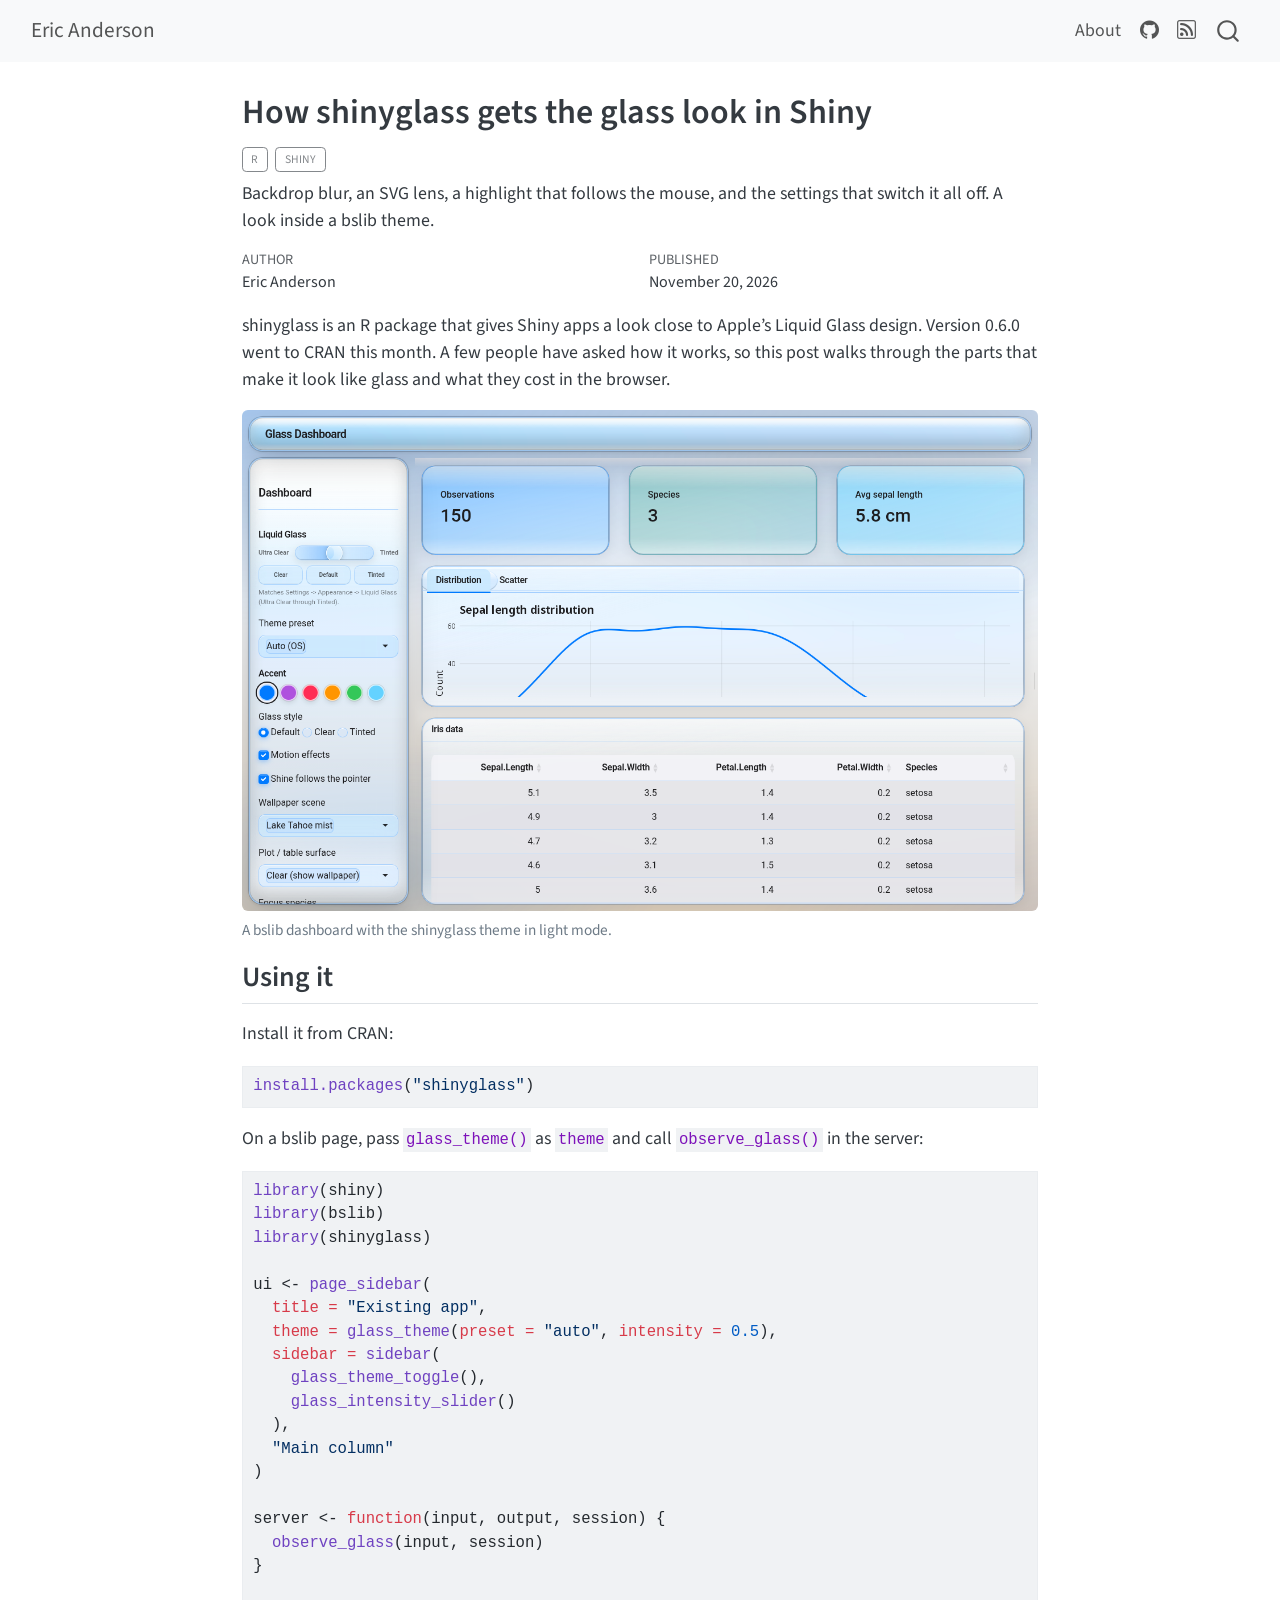
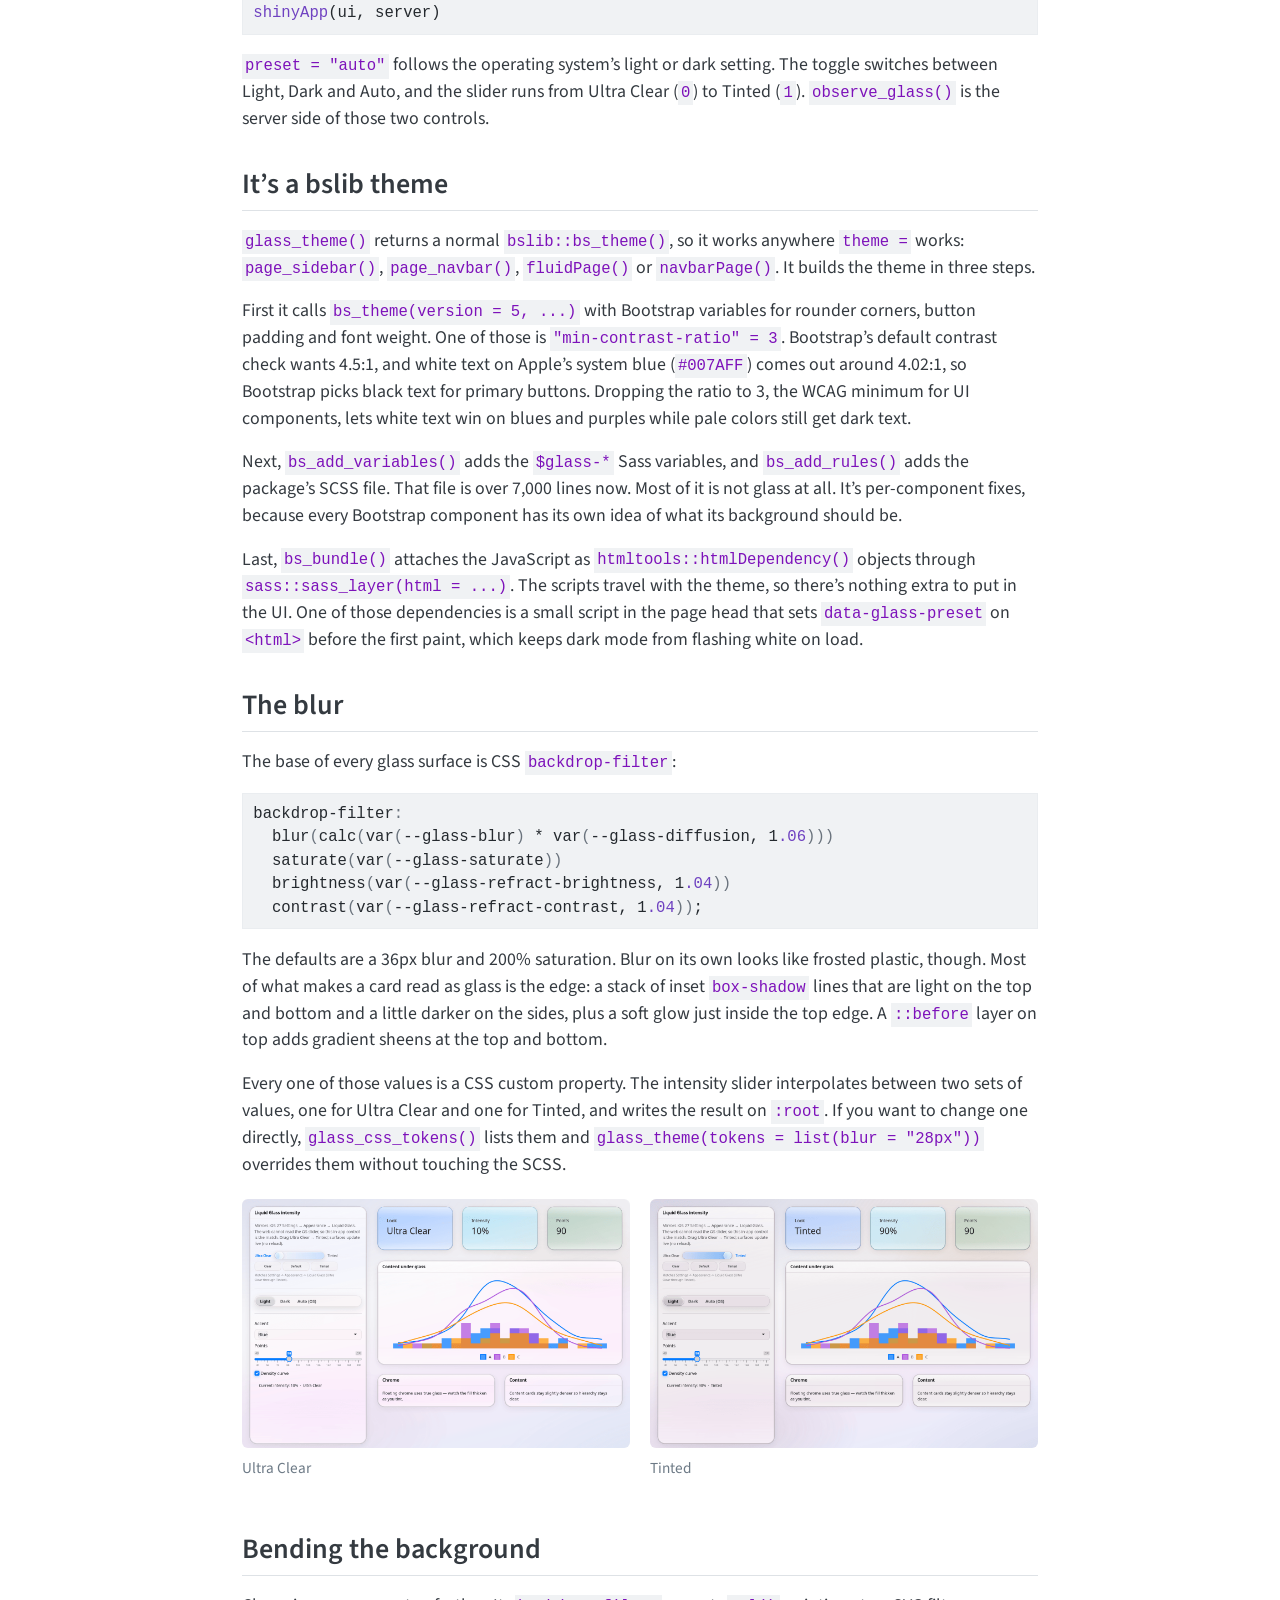
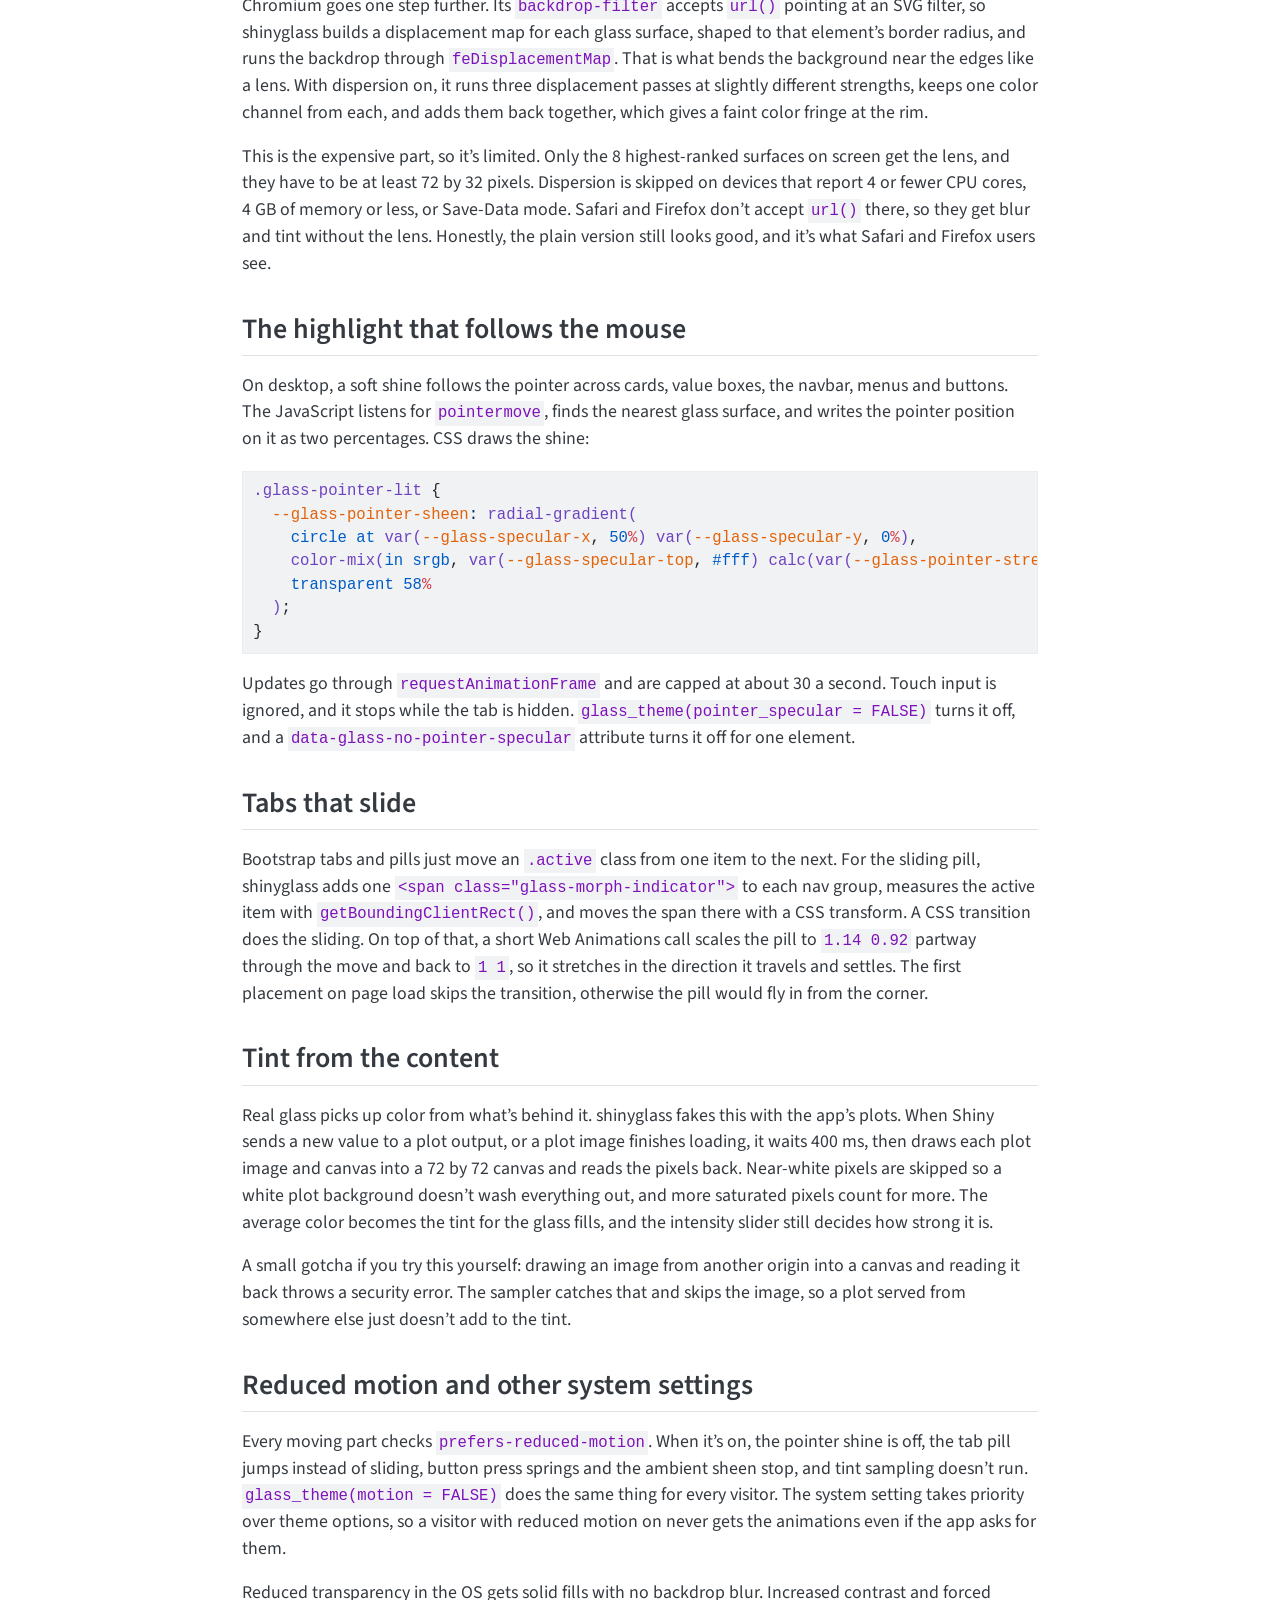
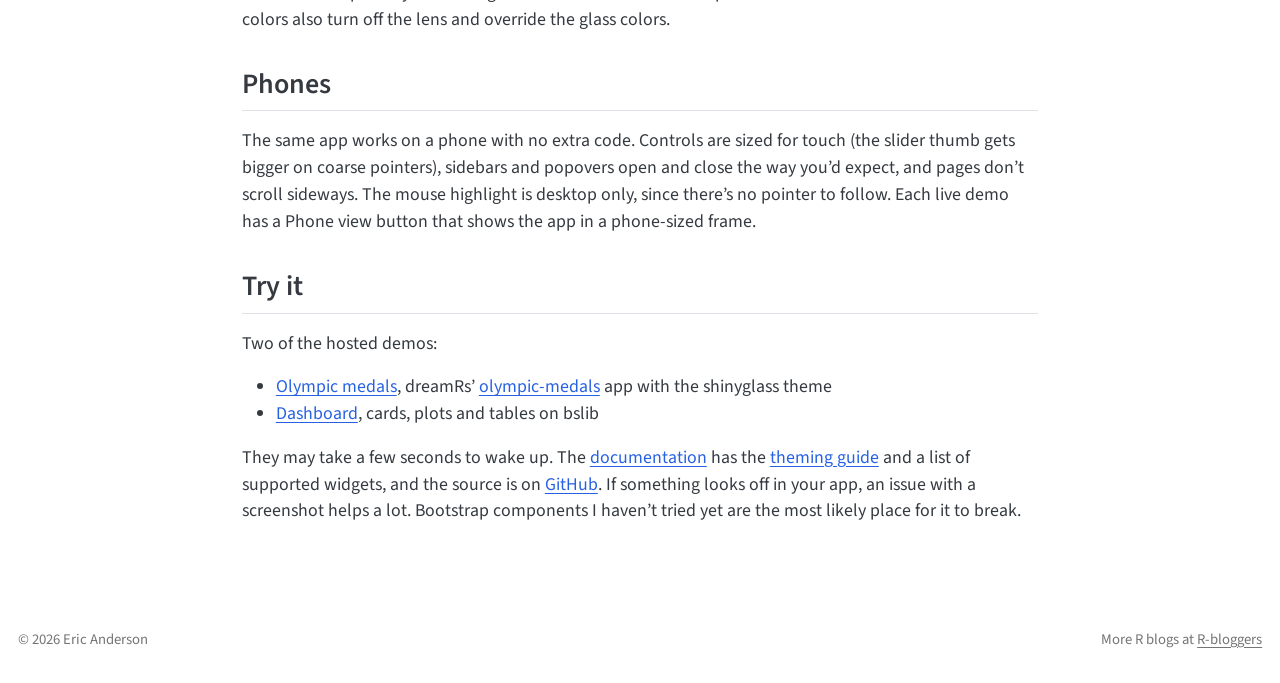
<file: posts/2026-11-shinyglass-glass/index.html>
<!DOCTYPE html>
<html xmlns="http://www.w3.org/1999/xhtml" lang="en" xml:lang="en"><head>

<meta charset="utf-8">
<meta name="generator" content="quarto-1.11.9">

<meta name="viewport" content="width=device-width, initial-scale=1.0, user-scalable=yes">

<meta name="author" content="Eric Anderson">
<meta name="dcterms.date" content="2026-11-20">
<meta name="description" content="Backdrop blur, an SVG lens, a highlight that follows the mouse, and the settings that switch it all off. A look inside a bslib theme.">

<title>How shinyglass gets the glass look in Shiny – Eric Anderson</title>
<style>
/* Default styles provided by pandoc.
** See https://pandoc.org/MANUAL.html#variables-for-html for config info.
*/
span.smallcaps{font-variant: small-caps;}
div.columns{display: flex; gap: 1.5em;}
div.column{flex: auto;}
@media screen {
div.columns{gap: min(4vw, 1.5em);}
div.column{overflow-x: auto;}
}
div.hanging-indent{margin-left: 1.5em; text-indent: -1.5em;}
ul.task-list{list-style: none;}
ul.task-list li input[type="checkbox"] {
  width: 0.8em;
  margin: 0 0.8em 0.2em -1em; /* quarto-specific, see https://github.com/quarto-dev/quarto-cli/issues/4556 */ 
  vertical-align: middle;
}
/* CSS for syntax highlighting */
html { -webkit-text-size-adjust: 100%; }
pre > code.sourceCode { white-space: pre; position: relative; }
pre > code.sourceCode > span { display: inline-block; line-height: 1.25; }
pre > code.sourceCode > span:empty { height: 1.2em; }
.sourceCode { overflow: visible; }
code.sourceCode > span { color: inherit; text-decoration: inherit; }
div.sourceCode { margin: 1em 0; }
pre.sourceCode { margin: 0; }
@media screen {
div.sourceCode { overflow: auto; }
}
@media print {
pre > code.sourceCode { white-space: pre-wrap; }
pre > code.sourceCode > span { text-indent: -5em; padding-left: 5em; }
}
pre.numberSource code
  { counter-reset: source-line 0; }
pre.numberSource code > span
  { position: relative; left: -4em; counter-increment: source-line; }
pre.numberSource code > span > a:first-child::before
  { content: counter(source-line);
    position: relative; left: -1em; text-align: right; vertical-align: baseline;
    border: none; display: inline-block;
    -webkit-touch-callout: none; -webkit-user-select: none;
    -khtml-user-select: none; -moz-user-select: none;
    -ms-user-select: none; user-select: none;
    padding: 0 4px; width: 4em;
  }
pre.numberSource { margin-left: 3em;  padding-left: 4px; }
div.sourceCode
  {   }
@media screen {
pre > code.sourceCode > span > a:first-child::before { text-decoration: underline; }
}
</style>


<script src="../../site_libs/quarto-nav/quarto-nav.js"></script>
<script src="../../site_libs/quarto-nav/headroom.min.js"></script>
<script src="../../site_libs/clipboard/clipboard.min.js"></script>
<script src="../../site_libs/quarto-search/autocomplete.umd.js"></script>
<script src="../../site_libs/quarto-search/fuse.min.js"></script>
<script src="../../site_libs/quarto-search/quarto-search.js"></script>
<meta name="quarto:offset" content="../../">
<script src="../../site_libs/quarto-html/quarto.js" type="module"></script>
<script src="../../site_libs/quarto-html/tabsets/tabsets.js" type="module"></script>
<script src="../../site_libs/quarto-html/scrollable-regions/scrollable-regions.js" type="module"></script>
<script src="../../site_libs/quarto-html/popper.min.js"></script>
<script src="../../site_libs/quarto-html/tippy.umd.min.js"></script>
<script src="../../site_libs/quarto-html/anchor.min.js"></script>
<link href="../../site_libs/quarto-html/tippy.css" rel="stylesheet">
<link href="../../site_libs/quarto-html/quarto-syntax-highlighting-5de16f5e46225c21e2daa90d340bf64f.css" rel="stylesheet" id="quarto-text-highlighting-styles">
<script src="../../site_libs/bootstrap/bootstrap.min.js"></script>
<link href="../../site_libs/bootstrap/bootstrap-icons.css" rel="stylesheet">
<link href="../../site_libs/bootstrap/bootstrap-c6cdd28bb455fb2e53e8d7b125ba43e9.min.css" rel="stylesheet" append-hash="true" id="quarto-bootstrap" data-mode="light">
<script id="quarto-search-options" type="application/json">{
  "location": "navbar",
  "copy-button": false,
  "collapse-after": 3,
  "panel-placement": "end",
  "type": "overlay",
  "limit": 50,
  "keyboard-shortcut": [
    "f",
    "/",
    "s"
  ],
  "show-item-context": false,
  "language": {
    "search-no-results-text": "No results",
    "search-matching-documents-text": "matching documents",
    "search-copy-link-title": "Copy link to search",
    "search-hide-matches-text": "Hide additional matches",
    "search-more-match-text": "more match in this document",
    "search-more-matches-text": "more matches in this document",
    "search-clear-button-title": "Clear",
    "search-text-placeholder": "",
    "search-detached-cancel-button-title": "Cancel",
    "search-submit-button-title": "Submit",
    "search-label": "Search"
  }
}</script>


<link rel="stylesheet" href="../../styles.css">
</head>

<body class="nav-fixed fullcontent quarto-light"><a id="quarto-skip-link" class="visually-hidden-focusable" href="#quarto-document-content">Skip to main content</a>

<div id="quarto-search-results"></div>
  <header id="quarto-header" class="headroom fixed-top">
    <nav class="navbar navbar-expand-lg " data-bs-theme="dark" aria-label="Site">
      <div class="navbar-container container-fluid">
      <div class="navbar-brand-container mx-auto">
    <a class="navbar-brand" href="../../index.html">
    <span class="navbar-title">Eric Anderson</span>
    </a>
  </div>
          <button class="navbar-toggler" type="button" data-bs-toggle="collapse" data-bs-target="#navbarCollapse" aria-controls="navbarCollapse" aria-expanded="false" aria-label="Toggle navigation" onclick="if (window.quartoToggleHeadroom) { window.quartoToggleHeadroom(); }">
  <span class="navbar-toggler-icon"></span>
</button>
          <div class="collapse navbar-collapse" id="navbarCollapse">
            <ul class="navbar-nav navbar-nav-scroll ms-auto">
  <li class="nav-item">
    <a class="nav-link" href="../../about.html"> 
<span class="menu-text">About</span></a>
  </li>  
  <li class="nav-item compact">
    <a class="nav-link" href="https://github.com/ericrayanderson"> <i class="bi bi-github" role="img" aria-label="GitHub">
</i> 
<span class="menu-text"></span></a>
  </li>  
  <li class="nav-item compact">
    <a class="nav-link" href="../../index.xml"> <i class="bi bi-rss" role="img" aria-label="RSS feed">
</i> 
<span class="menu-text"></span></a>
  </li>  
</ul>
          </div> <!-- /navcollapse -->
            <div class="quarto-navbar-tools">
</div>
            <div id="quarto-search" class="" title="Search"></div>
      </div> <!-- /container-fluid -->
    </nav>
</header>
<!-- content -->
<div id="quarto-content" class="quarto-container page-columns page-rows-contents page-layout-article page-navbar">
<!-- sidebar -->
<!-- margin-sidebar -->
    
<!-- main -->
<main class="content" id="quarto-document-content" tabindex="-1">

<header id="title-block-header" class="quarto-title-block default">
<div class="quarto-title">
<h1 class="title">How shinyglass gets the glass look in Shiny</h1>
  <div class="quarto-categories">
    <div class="quarto-category">R</div>
    <div class="quarto-category">Shiny</div>
  </div>
  </div>

<div>
  <div class="description">
    Backdrop blur, an SVG lens, a highlight that follows the mouse, and the settings that switch it all off. A look inside a bslib theme.
  </div>
</div>


<div class="quarto-title-meta">

    <div>
    <div class="quarto-title-meta-heading">Author</div>
    <div class="quarto-title-meta-contents">
             <p>Eric Anderson </p>
          </div>
  </div>
    
    <div>
    <div class="quarto-title-meta-heading">Published</div>
    <div class="quarto-title-meta-contents">
      <p class="date">November 20, 2026</p>
    </div>
  </div>
  
    
  </div>
  


</header>


<p>shinyglass is an R package that gives Shiny apps a look close to Apple’s Liquid Glass design. Version 0.6.0 went to CRAN this month. A few people have asked how it works, so this post walks through the parts that make it look like glass and what they cost in the browser.</p>
<div class="quarto-figure quarto-figure-center">
<figure class="figure">
<p><img src="bslib-dashboard.png" class="img-fluid figure-img" alt="A bslib dashboard with the shinyglass theme in light mode: glass sidebar, value boxes, a plot card, and a data table"></p>
<figcaption>A bslib dashboard with the shinyglass theme in light mode.</figcaption>
</figure>
</div>
<section id="using-it" class="level2">
<h2 class="anchored" data-anchor-id="using-it">Using it</h2>
<p>Install it from CRAN:</p>
<div class="code-copy-outer-scaffold"><div class="sourceCode" id="cb1"><pre class="sourceCode r code-with-copy"><code class="sourceCode r"><span id="cb1-1"><a href="#cb1-1" aria-hidden="true" tabindex="-1"></a><span class="fu">install.packages</span>(<span class="st">"shinyglass"</span>)</span></code></pre></div><button title="Copy to Clipboard" class="code-copy-button"><i class="bi"></i></button></div>
<p>On a bslib page, pass <code>glass_theme()</code> as <code>theme</code> and call <code>observe_glass()</code> in the server:</p>
<div class="code-copy-outer-scaffold"><div class="sourceCode" id="cb2"><pre class="sourceCode r code-with-copy"><code class="sourceCode r"><span id="cb2-1"><a href="#cb2-1" aria-hidden="true" tabindex="-1"></a><span class="fu">library</span>(shiny)</span>
<span id="cb2-2"><a href="#cb2-2" aria-hidden="true" tabindex="-1"></a><span class="fu">library</span>(bslib)</span>
<span id="cb2-3"><a href="#cb2-3" aria-hidden="true" tabindex="-1"></a><span class="fu">library</span>(shinyglass)</span>
<span id="cb2-4"><a href="#cb2-4" aria-hidden="true" tabindex="-1"></a></span>
<span id="cb2-5"><a href="#cb2-5" aria-hidden="true" tabindex="-1"></a>ui <span class="ot">&lt;-</span> <span class="fu">page_sidebar</span>(</span>
<span id="cb2-6"><a href="#cb2-6" aria-hidden="true" tabindex="-1"></a>  <span class="at">title =</span> <span class="st">"Existing app"</span>,</span>
<span id="cb2-7"><a href="#cb2-7" aria-hidden="true" tabindex="-1"></a>  <span class="at">theme =</span> <span class="fu">glass_theme</span>(<span class="at">preset =</span> <span class="st">"auto"</span>, <span class="at">intensity =</span> <span class="fl">0.5</span>),</span>
<span id="cb2-8"><a href="#cb2-8" aria-hidden="true" tabindex="-1"></a>  <span class="at">sidebar =</span> <span class="fu">sidebar</span>(</span>
<span id="cb2-9"><a href="#cb2-9" aria-hidden="true" tabindex="-1"></a>    <span class="fu">glass_theme_toggle</span>(),</span>
<span id="cb2-10"><a href="#cb2-10" aria-hidden="true" tabindex="-1"></a>    <span class="fu">glass_intensity_slider</span>()</span>
<span id="cb2-11"><a href="#cb2-11" aria-hidden="true" tabindex="-1"></a>  ),</span>
<span id="cb2-12"><a href="#cb2-12" aria-hidden="true" tabindex="-1"></a>  <span class="st">"Main column"</span></span>
<span id="cb2-13"><a href="#cb2-13" aria-hidden="true" tabindex="-1"></a>)</span>
<span id="cb2-14"><a href="#cb2-14" aria-hidden="true" tabindex="-1"></a></span>
<span id="cb2-15"><a href="#cb2-15" aria-hidden="true" tabindex="-1"></a>server <span class="ot">&lt;-</span> <span class="cf">function</span>(input, output, session) {</span>
<span id="cb2-16"><a href="#cb2-16" aria-hidden="true" tabindex="-1"></a>  <span class="fu">observe_glass</span>(input, session)</span>
<span id="cb2-17"><a href="#cb2-17" aria-hidden="true" tabindex="-1"></a>}</span>
<span id="cb2-18"><a href="#cb2-18" aria-hidden="true" tabindex="-1"></a></span>
<span id="cb2-19"><a href="#cb2-19" aria-hidden="true" tabindex="-1"></a><span class="fu">shinyApp</span>(ui, server)</span></code></pre></div><button title="Copy to Clipboard" class="code-copy-button"><i class="bi"></i></button></div>
<p><code>preset = "auto"</code> follows the operating system’s light or dark setting. The toggle switches between Light, Dark and Auto, and the slider runs from Ultra Clear (<code>0</code>) to Tinted (<code>1</code>). <code>observe_glass()</code> is the server side of those two controls.</p>
</section>
<section id="its-a-bslib-theme" class="level2">
<h2 class="anchored" data-anchor-id="its-a-bslib-theme">It’s a bslib theme</h2>
<p><code>glass_theme()</code> returns a normal <code>bslib::bs_theme()</code>, so it works anywhere <code>theme =</code> works: <code>page_sidebar()</code>, <code>page_navbar()</code>, <code>fluidPage()</code> or <code>navbarPage()</code>. It builds the theme in three steps.</p>
<p>First it calls <code>bs_theme(version = 5, ...)</code> with Bootstrap variables for rounder corners, button padding and font weight. One of those is <code>"min-contrast-ratio" = 3</code>. Bootstrap’s default contrast check wants 4.5:1, and white text on Apple’s system blue (<code>#007AFF</code>) comes out around 4.02:1, so Bootstrap picks black text for primary buttons. Dropping the ratio to 3, the WCAG minimum for UI components, lets white text win on blues and purples while pale colors still get dark text.</p>
<p>Next, <code>bs_add_variables()</code> adds the <code>$glass-*</code> Sass variables, and <code>bs_add_rules()</code> adds the package’s SCSS file. That file is over 7,000 lines now. Most of it is not glass at all. It’s per-component fixes, because every Bootstrap component has its own idea of what its background should be.</p>
<p>Last, <code>bs_bundle()</code> attaches the JavaScript as <code>htmltools::htmlDependency()</code> objects through <code>sass::sass_layer(html = ...)</code>. The scripts travel with the theme, so there’s nothing extra to put in the UI. One of those dependencies is a small script in the page head that sets <code>data-glass-preset</code> on <code>&lt;html&gt;</code> before the first paint, which keeps dark mode from flashing white on load.</p>
</section>
<section id="the-blur" class="level2">
<h2 class="anchored" data-anchor-id="the-blur">The blur</h2>
<p>The base of every glass surface is CSS <code>backdrop-filter</code>:</p>
<div class="code-copy-outer-scaffold"><div class="sourceCode" id="cb3"><pre class="sourceCode css code-with-copy"><code class="sourceCode css"><span id="cb3-1"><a href="#cb3-1" aria-hidden="true" tabindex="-1"></a>backdrop-filter<span class="in">:</span></span>
<span id="cb3-2"><a href="#cb3-2" aria-hidden="true" tabindex="-1"></a>  blur<span class="in">(</span>calc<span class="in">(</span>var<span class="in">(</span>--glass-blur<span class="in">)</span> <span class="op">*</span> var<span class="in">(</span>--glass-diffusion<span class="op">,</span> 1<span class="fu">.06</span><span class="in">)))</span></span>
<span id="cb3-3"><a href="#cb3-3" aria-hidden="true" tabindex="-1"></a>  saturate<span class="in">(</span>var<span class="in">(</span>--glass-saturate<span class="in">))</span></span>
<span id="cb3-4"><a href="#cb3-4" aria-hidden="true" tabindex="-1"></a>  brightness<span class="in">(</span>var<span class="in">(</span>--glass-refract-brightness<span class="op">,</span> 1<span class="fu">.04</span><span class="in">))</span></span>
<span id="cb3-5"><a href="#cb3-5" aria-hidden="true" tabindex="-1"></a>  contrast<span class="in">(</span>var<span class="in">(</span>--glass-refract-contrast<span class="op">,</span> 1<span class="fu">.04</span><span class="in">))</span>;</span></code></pre></div><button title="Copy to Clipboard" class="code-copy-button"><i class="bi"></i></button></div>
<p>The defaults are a 36px blur and 200% saturation. Blur on its own looks like frosted plastic, though. Most of what makes a card read as glass is the edge: a stack of inset <code>box-shadow</code> lines that are light on the top and bottom and a little darker on the sides, plus a soft glow just inside the top edge. A <code>::before</code> layer on top adds gradient sheens at the top and bottom.</p>
<p>Every one of those values is a CSS custom property. The intensity slider interpolates between two sets of values, one for Ultra Clear and one for Tinted, and writes the result on <code>:root</code>. If you want to change one directly, <code>glass_css_tokens()</code> lists them and <code>glass_theme(tokens = list(blur = "28px"))</code> overrides them without touching the SCSS.</p>
<div class="quarto-layout-panel" data-layout-ncol="2">
<div class="quarto-layout-row">
<div class="quarto-layout-cell" style="flex-basis: 50.0%;justify-content: flex-start;">
<div class="quarto-figure quarto-figure-center">
<figure class="figure">
<p><img src="intensity-slider-clear.png" class="img-fluid figure-img" alt="The intensity demo at the Ultra Clear end of the slider"></p>
<figcaption>Ultra Clear</figcaption>
</figure>
</div>
</div>
<div class="quarto-layout-cell" style="flex-basis: 50.0%;justify-content: flex-start;">
<div class="quarto-figure quarto-figure-center">
<figure class="figure">
<p><img src="intensity-slider-tinted.png" class="img-fluid figure-img" alt="The intensity demo at the Tinted end of the slider"></p>
<figcaption>Tinted</figcaption>
</figure>
</div>
</div>
</div>
</div>
</section>
<section id="bending-the-background" class="level2">
<h2 class="anchored" data-anchor-id="bending-the-background">Bending the background</h2>
<p>Chromium goes one step further. Its <code>backdrop-filter</code> accepts <code>url()</code> pointing at an SVG filter, so shinyglass builds a displacement map for each glass surface, shaped to that element’s border radius, and runs the backdrop through <code>feDisplacementMap</code>. That is what bends the background near the edges like a lens. With dispersion on, it runs three displacement passes at slightly different strengths, keeps one color channel from each, and adds them back together, which gives a faint color fringe at the rim.</p>
<p>This is the expensive part, so it’s limited. Only the 8 highest-ranked surfaces on screen get the lens, and they have to be at least 72 by 32 pixels. Dispersion is skipped on devices that report 4 or fewer CPU cores, 4 GB of memory or less, or Save-Data mode. Safari and Firefox don’t accept <code>url()</code> there, so they get blur and tint without the lens. Honestly, the plain version still looks good, and it’s what Safari and Firefox users see.</p>
</section>
<section id="the-highlight-that-follows-the-mouse" class="level2">
<h2 class="anchored" data-anchor-id="the-highlight-that-follows-the-mouse">The highlight that follows the mouse</h2>
<p>On desktop, a soft shine follows the pointer across cards, value boxes, the navbar, menus and buttons. The JavaScript listens for <code>pointermove</code>, finds the nearest glass surface, and writes the pointer position on it as two percentages. CSS draws the shine:</p>
<div class="code-copy-outer-scaffold"><div class="sourceCode" id="cb4"><pre class="sourceCode css code-with-copy"><code class="sourceCode css"><span id="cb4-1"><a href="#cb4-1" aria-hidden="true" tabindex="-1"></a><span class="fu">.glass-pointer-lit</span> {</span>
<span id="cb4-2"><a href="#cb4-2" aria-hidden="true" tabindex="-1"></a>  <span class="va">--glass-pointer-sheen</span><span class="ch">:</span> <span class="fu">radial-gradient(</span></span>
<span id="cb4-3"><a href="#cb4-3" aria-hidden="true" tabindex="-1"></a>    <span class="dv">circle</span> <span class="dv">at </span><span class="fu">var(</span><span class="va">--glass-specular-x</span><span class="op">,</span> <span class="dv">50</span><span class="dt">%</span><span class="fu">)</span> <span class="fu">var(</span><span class="va">--glass-specular-y</span><span class="op">,</span> <span class="dv">0</span><span class="dt">%</span><span class="fu">)</span><span class="op">,</span></span>
<span id="cb4-4"><a href="#cb4-4" aria-hidden="true" tabindex="-1"></a>    <span class="fu">color-mix(</span><span class="dv">in srgb</span><span class="op">,</span> <span class="fu">var(</span><span class="va">--glass-specular-top</span><span class="op">,</span> <span class="cn">#fff</span><span class="fu">)</span> <span class="fu">calc(var(</span><span class="va">--glass-pointer-strength</span><span class="op">,</span> <span class="dv">0.32</span><span class="fu">)</span> <span class="op">*</span> <span class="dv">100</span><span class="dt">%</span><span class="fu">)</span><span class="op">,</span> <span class="dv">transparent</span><span class="fu">)</span> <span class="dv">0</span><span class="dt">%</span><span class="op">,</span></span>
<span id="cb4-5"><a href="#cb4-5" aria-hidden="true" tabindex="-1"></a>    <span class="dv">transparent</span> <span class="dv">58</span><span class="dt">%</span></span>
<span id="cb4-6"><a href="#cb4-6" aria-hidden="true" tabindex="-1"></a>  <span class="fu">)</span><span class="op">;</span></span>
<span id="cb4-7"><a href="#cb4-7" aria-hidden="true" tabindex="-1"></a>}</span></code></pre></div><button title="Copy to Clipboard" class="code-copy-button"><i class="bi"></i></button></div>
<p>Updates go through <code>requestAnimationFrame</code> and are capped at about 30 a second. Touch input is ignored, and it stops while the tab is hidden. <code>glass_theme(pointer_specular = FALSE)</code> turns it off, and a <code>data-glass-no-pointer-specular</code> attribute turns it off for one element.</p>
</section>
<section id="tabs-that-slide" class="level2">
<h2 class="anchored" data-anchor-id="tabs-that-slide">Tabs that slide</h2>
<p>Bootstrap tabs and pills just move an <code>.active</code> class from one item to the next. For the sliding pill, shinyglass adds one <code>&lt;span class="glass-morph-indicator"&gt;</code> to each nav group, measures the active item with <code>getBoundingClientRect()</code>, and moves the span there with a CSS transform. A CSS transition does the sliding. On top of that, a short Web Animations call scales the pill to <code>1.14 0.92</code> partway through the move and back to <code>1 1</code>, so it stretches in the direction it travels and settles. The first placement on page load skips the transition, otherwise the pill would fly in from the corner.</p>
</section>
<section id="tint-from-the-content" class="level2">
<h2 class="anchored" data-anchor-id="tint-from-the-content">Tint from the content</h2>
<p>Real glass picks up color from what’s behind it. shinyglass fakes this with the app’s plots. When Shiny sends a new value to a plot output, or a plot image finishes loading, it waits 400 ms, then draws each plot image and canvas into a 72 by 72 canvas and reads the pixels back. Near-white pixels are skipped so a white plot background doesn’t wash everything out, and more saturated pixels count for more. The average color becomes the tint for the glass fills, and the intensity slider still decides how strong it is.</p>
<p>A small gotcha if you try this yourself: drawing an image from another origin into a canvas and reading it back throws a security error. The sampler catches that and skips the image, so a plot served from somewhere else just doesn’t add to the tint.</p>
</section>
<section id="reduced-motion-and-other-system-settings" class="level2">
<h2 class="anchored" data-anchor-id="reduced-motion-and-other-system-settings">Reduced motion and other system settings</h2>
<p>Every moving part checks <code>prefers-reduced-motion</code>. When it’s on, the pointer shine is off, the tab pill jumps instead of sliding, button press springs and the ambient sheen stop, and tint sampling doesn’t run. <code>glass_theme(motion = FALSE)</code> does the same thing for every visitor. The system setting takes priority over theme options, so a visitor with reduced motion on never gets the animations even if the app asks for them.</p>
<p>Reduced transparency in the OS gets solid fills with no backdrop blur. Increased contrast and forced colors also turn off the lens and override the glass colors.</p>
</section>
<section id="phones" class="level2">
<h2 class="anchored" data-anchor-id="phones">Phones</h2>
<p>The same app works on a phone with no extra code. Controls are sized for touch (the slider thumb gets bigger on coarse pointers), sidebars and popovers open and close the way you’d expect, and pages don’t scroll sideways. The mouse highlight is desktop only, since there’s no pointer to follow. Each live demo has a Phone view button that shows the app in a phone-sized frame.</p>
</section>
<section id="try-it" class="level2">
<h2 class="anchored" data-anchor-id="try-it">Try it</h2>
<p>Two of the hosted demos:</p>
<ul>
<li><a href="https://ericrayanderson.shinyapps.io/glass-olympics/">Olympic medals</a>, dreamRs’ <a href="https://github.com/dreamRs/shinyapps/tree/main/olympic-medals">olympic-medals</a> app with the shinyglass theme</li>
<li><a href="https://ericrayanderson.shinyapps.io/glass-dashboard/">Dashboard</a>, cards, plots and tables on bslib</li>
</ul>
<p>They may take a few seconds to wake up. The <a href="https://ericrayanderson.github.io/shinyglass/">documentation</a> has the <a href="https://ericrayanderson.github.io/shinyglass/articles/theming.html">theming guide</a> and a list of supported widgets, and the source is on <a href="https://github.com/ericrayanderson/shinyglass">GitHub</a>. If something looks off in your app, an issue with a screenshot helps a lot. Bootstrap components I haven’t tried yet are the most likely place for it to break.</p>


</section>

</main> <!-- /main -->
<script id="quarto-html-after-body" type="application/javascript">
  window.document.addEventListener("DOMContentLoaded", function (event) {
    const icon = "";
    const anchorJS = new window.AnchorJS();
    anchorJS.options = {
      placement: 'right',
      icon: icon
    };
    anchorJS.add('.anchored');
    const isCodeAnnotation = (el) => {
      for (const clz of el.classList) {
        if (clz.startsWith('code-annotation-')) {                     
          return true;
        }
      }
      return false;
    }
    const onCopySuccess = function(e) {
      // button target
      const button = e.trigger;
      // don't keep focus
      button.blur();
      // flash "checked"
      button.classList.add('code-copy-button-checked');
      var currentTitle = button.getAttribute("title");
      button.setAttribute("title", "Copied!");
      let tooltip;
      if (window.bootstrap) {
        button.setAttribute("data-bs-toggle", "tooltip");
        button.setAttribute("data-bs-placement", "left");
        button.setAttribute("data-bs-title", "Copied!");
        tooltip = new bootstrap.Tooltip(button, 
          { trigger: "manual", 
            customClass: "code-copy-button-tooltip",
            offset: [0, -8]});
        tooltip.show();    
      }
      setTimeout(function() {
        if (tooltip) {
          tooltip.hide();
          button.removeAttribute("data-bs-title");
          button.removeAttribute("data-bs-toggle");
          button.removeAttribute("data-bs-placement");
        }
        button.setAttribute("title", currentTitle);
        button.classList.remove('code-copy-button-checked');
      }, 1000);
      // clear code selection
      e.clearSelection();
    }
    const getTextToCopy = function(trigger) {
      const outerScaffold = trigger.parentElement.cloneNode(true);
      const codeEl = outerScaffold.querySelector('code');
      for (const childEl of codeEl.children) {
        if (isCodeAnnotation(childEl)) {
          childEl.remove();
        }
      }
      return codeEl.innerText;
    }
    const clipboard = new window.ClipboardJS('.code-copy-button:not([data-in-quarto-modal])', {
      text: getTextToCopy
    });
    clipboard.on('success', onCopySuccess);
    if (window.document.getElementById('quarto-embedded-source-code-modal')) {
      const clipboardModal = new window.ClipboardJS('.code-copy-button[data-in-quarto-modal]', {
        text: getTextToCopy,
        container: window.document.getElementById('quarto-embedded-source-code-modal')
      });
      clipboardModal.on('success', onCopySuccess);
    }
      var localhostRegex = new RegExp(/^(?:http|https):\/\/localhost\:?[0-9]*\//);
      var mailtoRegex = new RegExp(/^mailto:/);
        var filterRegex = new RegExp("https:\/\/ericrayanderson\.github\.io\/blog\/");
      var isInternal = (href) => {
          return filterRegex.test(href) || localhostRegex.test(href) || mailtoRegex.test(href);
      }
      // Inspect non-navigation links and adorn them if external
      window.quartoDecorateExternalLinks = function (root) {
     var links = (root || window.document).querySelectorAll('a[href]:not(.nav-link):not(.navbar-brand):not(.toc-action):not(.sidebar-link):not(.sidebar-item-toggle):not(.pagination-link):not(.no-external):not([aria-hidden]):not(.dropdown-item):not(.quarto-navigation-tool):not(.about-link)');
      for (var i=0; i<links.length; i++) {
        const link = links[i];
        if (!isInternal(link.href)) {
          // undo the damage that might have been done by quarto-nav.js in the case of
          // links that we want to consider external
          if (link.dataset.originalHref !== undefined) {
            link.href = link.dataset.originalHref;
          }
          if (!link.classList.contains('no-external-icon')) {
          }
        }
      }
      };
      window.quartoDecorateExternalLinks(window.document);
    // Esc closes the popup (WCAG 1.4.13) and focus leaving both trigger and
    // popup closes it (WCAG 2.4.11); tippy handles neither for interactive popups.
    const hideOnEscAndFocusOut = {
      name: 'hideOnEscAndFocusOut',
      defaultValue: true,
      fn(instance) {
        const dismiss = () => {
          // A show scheduled by the trigger delay would otherwise reopen it
          instance.clearDelayTimeouts();
          instance.hide();
        };
        const onKeyDown = (event) => {
          if (event.key !== 'Escape') {
            return;
          }
          // Keep Esc from also reaching page handlers (e.g. reveal.js overview),
          // except an open reveal.js slide menu, which Esc should close too.
          // The menu handles keys only when its keyboard option is on.
          const menuHandlesEsc = window.Reveal?.getPlugin?.('menu')?.isOpen() &&
            window.Reveal.getConfig().menu?.keyboard !== false;
          if (!menuHandlesEsc) {
            event.stopPropagation();
          }
          if (instance.popper.contains(window.document.activeElement)) {
            // Disabled while refocusing so the focus trigger does not reopen it
            instance.disable();
            instance.reference.focus();
            instance.enable();
          }
          dismiss();
        };
        const onFocusOut = (event) => {
          const target = event.relatedTarget;
          if (target && !instance.reference.contains(target) &&
              !instance.popper.contains(target)) {
            dismiss();
          }
        };
        // On the trigger too: a click trigger (code-annotations: select) has no
        // blur handling. Attached for the instance's lifetime so leaving the
        // trigger also cancels a show still pending on the trigger delay.
        instance.reference.addEventListener('focusout', onFocusOut);
        return {
          onShow() {
            window.document.addEventListener('keydown', onKeyDown, true);
            instance.popper.addEventListener('focusout', onFocusOut);
          },
          onHide() {
            window.document.removeEventListener('keydown', onKeyDown, true);
            instance.popper.removeEventListener('focusout', onFocusOut);
          },
          onDestroy() {
            instance.reference.removeEventListener('focusout', onFocusOut);
          },
        };
      },
    };
    function tippyHover(el, contentFn, onTriggerFn, onUntriggerFn) {
      const config = {
        allowHTML: true,
        maxWidth: 500,
        delay: 100,
        arrow: false,
        appendTo: function(el) {
            return el.parentElement;
        },
        interactive: true,
        interactiveBorder: 10,
        theme: 'quarto',
        placement: 'bottom-start',
        plugins: [hideOnEscAndFocusOut],
      };
      if (contentFn) {
        config.content = contentFn;
      }
      if (onTriggerFn) {
        config.onTrigger = onTriggerFn;
      }
      if (onUntriggerFn) {
        config.onUntrigger = onUntriggerFn;
      }
      window.tippy(el, config); 
    }
    const noterefs = window.document.querySelectorAll('a[role="doc-noteref"]');
    for (var i=0; i<noterefs.length; i++) {
      const ref = noterefs[i];
      tippyHover(ref, function() {
        // use id or data attribute instead here
        let href = ref.getAttribute('data-footnote-href') || ref.getAttribute('href');
        try { href = new URL(href).hash; } catch {}
        const id = href.replace(/^#\/?/, "");
        const note = window.document.getElementById(id);
        if (note) {
          return note.innerHTML;
        } else {
          return "";
        }
      });
    }
    const xrefs = window.document.querySelectorAll('a.quarto-xref');
    const processXRef = (id, note) => {
      // Strip column container classes
      const stripColumnClz = (el) => {
        el.classList.remove("page-full", "page-columns");
        if (el.children) {
          for (const child of el.children) {
            stripColumnClz(child);
          }
        }
      }
      stripColumnClz(note)
      if (id === null || id.startsWith('sec-')) {
        // Special case sections, only their first couple elements
        const container = document.createElement("div");
        if (note.children && note.children.length > 2) {
          container.appendChild(note.children[0].cloneNode(true));
          for (let i = 1; i < note.children.length; i++) {
            const child = note.children[i];
            if (child.tagName === "P" && child.innerText === "") {
              continue;
            } else {
              container.appendChild(child.cloneNode(true));
              break;
            }
          }
          if (window.Quarto?.typesetMath) {
            window.Quarto.typesetMath(container);
          }
          return container.innerHTML
        } else {
          if (window.Quarto?.typesetMath) {
            window.Quarto.typesetMath(note);
          }
          return note.innerHTML;
        }
      } else {
        // Remove any anchor links if they are present
        const anchorLink = note.querySelector('a.anchorjs-link');
        if (anchorLink) {
          anchorLink.remove();
        }
        if (window.Quarto?.typesetMath) {
          window.Quarto.typesetMath(note);
        }
        if (note.classList.contains("callout")) {
          return note.outerHTML;
        } else {
          return note.innerHTML;
        }
      }
    }
    for (var i=0; i<xrefs.length; i++) {
      const xref = xrefs[i];
      tippyHover(xref, undefined, function(instance) {
        instance.disable();
        let url = xref.getAttribute('href');
        let hash = undefined; 
        if (url.startsWith('#')) {
          hash = url;
        } else {
          try { hash = new URL(url).hash; } catch {}
        }
        if (hash) {
          const id = hash.replace(/^#\/?/, "");
          const note = window.document.getElementById(id);
          if (note !== null) {
            try {
              const html = processXRef(id, note.cloneNode(true));
              instance.setContent(html);
            } finally {
              instance.enable();
              instance.show();
            }
          } else {
            // See if we can fetch this
            fetch(url.split('#')[0])
            .then(res => res.text())
            .then(html => {
              const parser = new DOMParser();
              const htmlDoc = parser.parseFromString(html, "text/html");
              const note = htmlDoc.getElementById(id);
              if (note !== null) {
                const html = processXRef(id, note);
                instance.setContent(html);
              } 
            }).finally(() => {
              instance.enable();
              instance.show();
            });
          }
        } else {
          // See if we can fetch a full url (with no hash to target)
          // This is a special case and we should probably do some content thinning / targeting
          fetch(url)
          .then(res => res.text())
          .then(html => {
            const parser = new DOMParser();
            const htmlDoc = parser.parseFromString(html, "text/html");
            const note = htmlDoc.querySelector('main.content');
            if (note !== null) {
              // This should only happen for chapter cross references
              // (since there is no id in the URL)
              // remove the first header
              if (note.children.length > 0 && note.children[0].tagName === "HEADER") {
                note.children[0].remove();
              }
              const html = processXRef(null, note);
              instance.setContent(html);
            } 
          }).finally(() => {
            instance.enable();
            instance.show();
          });
        }
      }, function(instance) {
      });
    }
        let selectedAnnoteEl;
        const selectorForAnnotation = ( cell, annotation) => {
          let cellAttr = 'data-code-cell="' + cell + '"';
          let lineAttr = 'data-code-annotation="' +  annotation + '"';
          const selector = 'span[' + cellAttr + '][' + lineAttr + ']';
          return selector;
        }
        const selectCodeLines = (annoteEl) => {
          const doc = window.document;
          const targetCell = annoteEl.getAttribute("data-target-cell");
          const targetAnnotation = annoteEl.getAttribute("data-target-annotation");
          const annoteSpan = window.document.querySelector(selectorForAnnotation(targetCell, targetAnnotation));
          const lines = annoteSpan.getAttribute("data-code-lines").split(",");
          const lineIds = lines.map((line) => {
            return targetCell + "-" + line;
          })
          // Each band is positioned against its own containing block, which is
          // not the offsetParent of the lines, so place it from client rects.
          const placeBand = (band, firstEl, lastEl, codeBlock) => {
            const container = band.offsetParent;
            if (container === null) {
              return;
            }
            const containerRect = container.getBoundingClientRect();
            // Reveal.js scales slides with a transform, so convert client
            // pixels back to the CSS pixels of the container.
            const scale = containerRect.height / container.offsetHeight || 1;
            const firstRect = firstEl.getBoundingClientRect();
            const lastRect = lastEl.getBoundingClientRect();
            const top = (firstRect.top - containerRect.top) / scale - container.clientTop + container.scrollTop;
            const height = (lastRect.bottom - firstRect.top) / scale;
            band.style.top = top - 2 + "px";
            band.style.height = height + 4 + "px";
            if (codeBlock) {
              // Without the copy button wrapper, the containing block is wider
              // than the code block, so span the code block explicitly.
              const blockRect = codeBlock.getBoundingClientRect();
              band.style.left = (blockRect.left - containerRect.left) / scale - container.clientLeft + container.scrollLeft + "px";
              band.style.width = blockRect.width / scale + "px";
            }
          };
          if (lineIds.length > 0) {
            const el = window.document.getElementById(lineIds[0]);
            const lastEl = window.document.getElementById(lineIds[lineIds.length - 1]);
            const parent = el.parentElement.parentElement;
            // cook up a div (if necessary) and position it
            let div = window.document.getElementById("code-annotation-line-highlight");
            if (div === null) {
              div = window.document.createElement("div");
              div.setAttribute("id", "code-annotation-line-highlight");
              div.style.position = 'absolute';
              parent.appendChild(div);
            }
            placeBand(div, el, lastEl, parent.closest("div.sourceCode") || parent);
            let gutterDiv = window.document.getElementById("code-annotation-line-highlight-gutter");
            if (gutterDiv === null) {
              gutterDiv = window.document.createElement("div");
              gutterDiv.setAttribute("id", "code-annotation-line-highlight-gutter");
              gutterDiv.style.position = 'absolute';
              const codeCell = window.document.getElementById(targetCell);
              const gutter = codeCell.querySelector('.code-annotation-gutter');
              gutter.appendChild(gutterDiv);
            }
            placeBand(gutterDiv, el, lastEl);
            selectedAnnoteEl = annoteEl;
          }
        };
        const unselectCodeLines = () => {
          const elementsIds = ["code-annotation-line-highlight", "code-annotation-line-highlight-gutter"];
          elementsIds.forEach((elId) => {
            const div = window.document.getElementById(elId);
            if (div) {
              div.remove();
            }
          });
          selectedAnnoteEl = undefined;
        };
          // Handle positioning of the toggle
      window.addEventListener(
        "resize",
        throttle(() => {
          elRect = undefined;
          if (selectedAnnoteEl) {
            selectCodeLines(selectedAnnoteEl);
          }
        }, 10)
      );
      function throttle(fn, ms) {
      let throttle = false;
      let timer;
        return (...args) => {
          if(!throttle) { // first call gets through
              fn.apply(this, args);
              throttle = true;
          } else { // all the others get throttled
              if(timer) clearTimeout(timer); // cancel #2
              timer = setTimeout(() => {
                fn.apply(this, args);
                timer = throttle = false;
              }, ms);
          }
        };
      }
        // Attach click handler to the DT
        const annoteDls = window.document.querySelectorAll('dt[data-target-cell]');
        for (const annoteDlNode of annoteDls) {
          annoteDlNode.addEventListener('click', (event) => {
            const clickedEl = event.target;
            if (clickedEl !== selectedAnnoteEl) {
              unselectCodeLines();
              const activeEl = window.document.querySelector('dt[data-target-cell].code-annotation-active');
              if (activeEl) {
                activeEl.classList.remove('code-annotation-active');
              }
              selectCodeLines(clickedEl);
              clickedEl.classList.add('code-annotation-active');
            } else {
              // Unselect the line
              unselectCodeLines();
              clickedEl.classList.remove('code-annotation-active');
            }
          });
        }
    const findCites = (el) => {
      const parentEl = el.parentElement;
      if (parentEl) {
        const cites = parentEl.dataset.cites;
        if (cites) {
          return {
            el,
            cites: cites.split(' ')
          };
        } else {
          return findCites(el.parentElement)
        }
      } else {
        return undefined;
      }
    };
    var bibliorefs = window.document.querySelectorAll('a[role="doc-biblioref"]');
    for (var i=0; i<bibliorefs.length; i++) {
      const ref = bibliorefs[i];
      const citeInfo = findCites(ref);
      if (citeInfo) {
        tippyHover(citeInfo.el, function() {
          var popup = window.document.createElement('div');
          citeInfo.cites.forEach(function(cite) {
            var citeDiv = window.document.createElement('div');
            citeDiv.classList.add('hanging-indent');
            citeDiv.classList.add('csl-entry');
            var biblioDiv = window.document.getElementById('ref-' + cite);
            if (biblioDiv) {
              citeDiv.innerHTML = biblioDiv.innerHTML;
            }
            popup.appendChild(citeDiv);
          });
          return popup.innerHTML;
        });
      }
    }
  });
  </script>
  <script type="application/javascript">
  window.quartoScrollableRegionsLabels = {"code":"Scrollable code","output":"Scrollable output"};
  </script>
</div> <!-- /content -->
<footer class="footer">
  <div class="nav-footer">
    <div class="nav-footer-left">
<p>© 2026 Eric Anderson</p>
</div>   
    <div class="nav-footer-center">
      &nbsp;
    </div>
    <div class="nav-footer-right">
<p>More R blogs at <a href="https://www.r-bloggers.com/">R-bloggers</a></p>
</div>
  </div>
</footer>




</body></html>
</file>
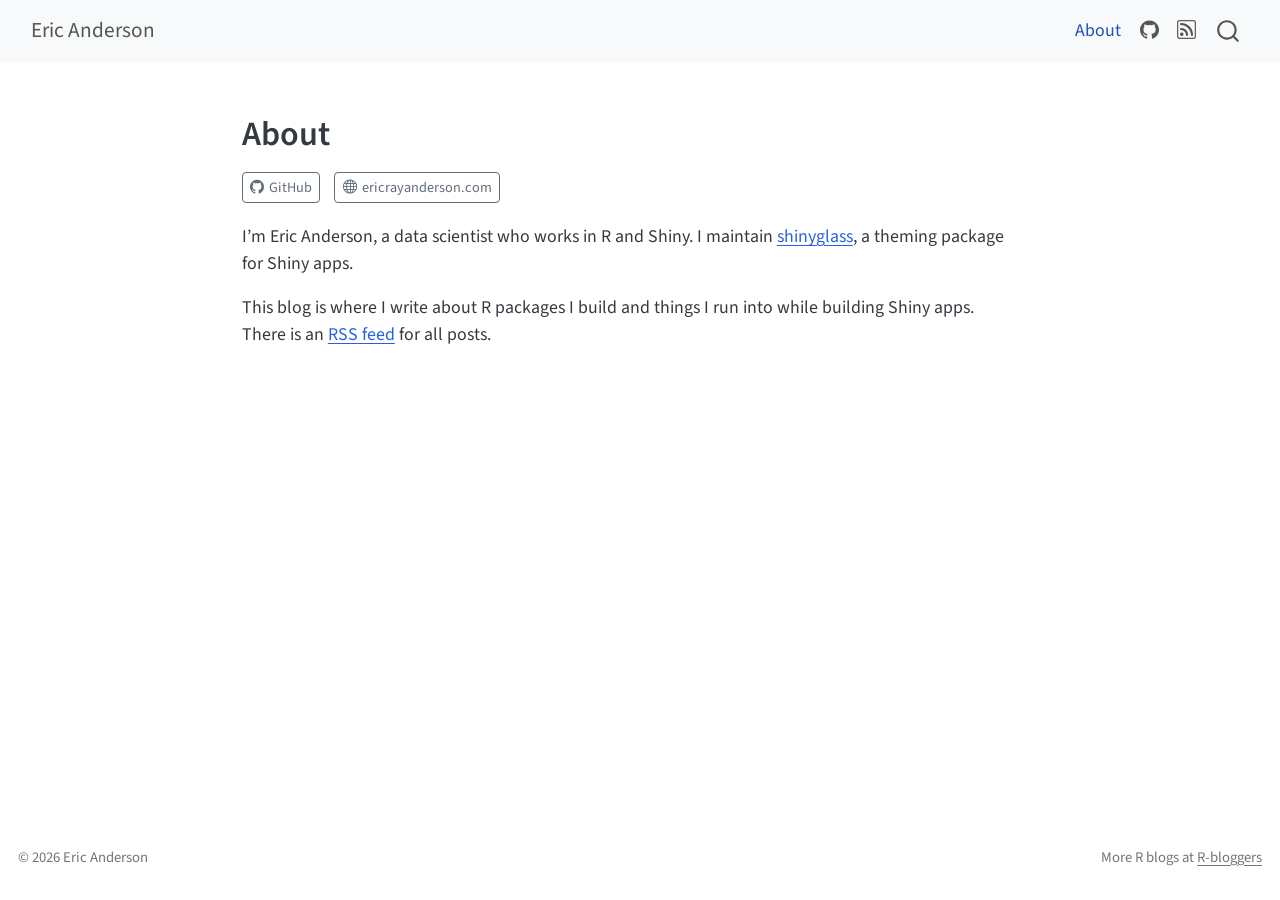
<file: about.html>
<!DOCTYPE html>
<html xmlns="http://www.w3.org/1999/xhtml" lang="en" xml:lang="en"><head>

<meta charset="utf-8">
<meta name="generator" content="quarto-1.11.9">

<meta name="viewport" content="width=device-width, initial-scale=1.0, user-scalable=yes">


<title>About – Eric Anderson</title>
<style>
/* Default styles provided by pandoc.
** See https://pandoc.org/MANUAL.html#variables-for-html for config info.
*/
span.smallcaps{font-variant: small-caps;}
div.columns{display: flex; gap: 1.5em;}
div.column{flex: auto;}
@media screen {
div.columns{gap: min(4vw, 1.5em);}
div.column{overflow-x: auto;}
}
div.hanging-indent{margin-left: 1.5em; text-indent: -1.5em;}
ul.task-list{list-style: none;}
ul.task-list li input[type="checkbox"] {
  width: 0.8em;
  margin: 0 0.8em 0.2em -1em; /* quarto-specific, see https://github.com/quarto-dev/quarto-cli/issues/4556 */ 
  vertical-align: middle;
}
</style>


<script src="site_libs/quarto-nav/quarto-nav.js"></script>
<script src="site_libs/quarto-nav/headroom.min.js"></script>
<script src="site_libs/clipboard/clipboard.min.js"></script>
<script src="site_libs/quarto-search/autocomplete.umd.js"></script>
<script src="site_libs/quarto-search/fuse.min.js"></script>
<script src="site_libs/quarto-search/quarto-search.js"></script>
<meta name="quarto:offset" content="./">
<script src="site_libs/quarto-html/quarto.js" type="module"></script>
<script src="site_libs/quarto-html/tabsets/tabsets.js" type="module"></script>
<script src="site_libs/quarto-html/scrollable-regions/scrollable-regions.js" type="module"></script>
<script src="site_libs/quarto-html/popper.min.js"></script>
<script src="site_libs/quarto-html/tippy.umd.min.js"></script>
<link href="site_libs/quarto-html/tippy.css" rel="stylesheet">
<link href="site_libs/quarto-html/quarto-syntax-highlighting-5de16f5e46225c21e2daa90d340bf64f.css" rel="stylesheet" id="quarto-text-highlighting-styles">
<script src="site_libs/bootstrap/bootstrap.min.js"></script>
<link href="site_libs/bootstrap/bootstrap-icons.css" rel="stylesheet">
<link href="site_libs/bootstrap/bootstrap-c6cdd28bb455fb2e53e8d7b125ba43e9.min.css" rel="stylesheet" append-hash="true" id="quarto-bootstrap" data-mode="light">
<script id="quarto-search-options" type="application/json">{
  "location": "navbar",
  "copy-button": false,
  "collapse-after": 3,
  "panel-placement": "end",
  "type": "overlay",
  "limit": 50,
  "keyboard-shortcut": [
    "f",
    "/",
    "s"
  ],
  "show-item-context": false,
  "language": {
    "search-no-results-text": "No results",
    "search-matching-documents-text": "matching documents",
    "search-copy-link-title": "Copy link to search",
    "search-hide-matches-text": "Hide additional matches",
    "search-more-match-text": "more match in this document",
    "search-more-matches-text": "more matches in this document",
    "search-clear-button-title": "Clear",
    "search-text-placeholder": "",
    "search-detached-cancel-button-title": "Cancel",
    "search-submit-button-title": "Submit",
    "search-label": "Search"
  }
}</script>


<link rel="stylesheet" href="styles.css">
</head>

<body class="nav-fixed fullcontent quarto-light"><a id="quarto-skip-link" class="visually-hidden-focusable" href="#quarto-document-content">Skip to main content</a>

<div id="quarto-search-results"></div>
  <header id="quarto-header" class="headroom fixed-top">
    <nav class="navbar navbar-expand-lg " data-bs-theme="dark" aria-label="Site">
      <div class="navbar-container container-fluid">
      <div class="navbar-brand-container mx-auto">
    <a class="navbar-brand" href="./index.html">
    <span class="navbar-title">Eric Anderson</span>
    </a>
  </div>
          <button class="navbar-toggler" type="button" data-bs-toggle="collapse" data-bs-target="#navbarCollapse" aria-controls="navbarCollapse" aria-expanded="false" aria-label="Toggle navigation" onclick="if (window.quartoToggleHeadroom) { window.quartoToggleHeadroom(); }">
  <span class="navbar-toggler-icon"></span>
</button>
          <div class="collapse navbar-collapse" id="navbarCollapse">
            <ul class="navbar-nav navbar-nav-scroll ms-auto">
  <li class="nav-item">
    <a class="nav-link active" href="./about.html" aria-current="page"> 
<span class="menu-text">About</span></a>
  </li>  
  <li class="nav-item compact">
    <a class="nav-link" href="https://github.com/ericrayanderson"> <i class="bi bi-github" role="img" aria-label="GitHub">
</i> 
<span class="menu-text"></span></a>
  </li>  
  <li class="nav-item compact">
    <a class="nav-link" href="./index.xml"> <i class="bi bi-rss" role="img" aria-label="RSS feed">
</i> 
<span class="menu-text"></span></a>
  </li>  
</ul>
          </div> <!-- /navcollapse -->
            <div class="quarto-navbar-tools">
</div>
            <div id="quarto-search" class="" title="Search"></div>
      </div> <!-- /container-fluid -->
    </nav>
</header>
<!-- content -->
<div id="quarto-content" class="quarto-container page-columns page-rows-contents page-layout-article page-navbar">
<!-- sidebar -->
<!-- margin-sidebar -->
    
<!-- main -->
<div class="quarto-about-solana column-body">
  <div class="about-entity">
    <div class="entity-contents">
      <header id="title-block-header" class="quarto-title-block default">
<div class="quarto-title">
<h1 class="title">About</h1>
</div>
<div class="quarto-title-meta">
  </div>
</header> <div class="about-links">
  <a href="https://github.com/ericrayanderson" class="about-link" rel="" target="">
    <i class="bi bi-github"></i>
     <span class="about-link-text">GitHub</span>
  </a>
  <a href="https://ericrayanderson.com" class="about-link" rel="" target="">
    <i class="bi bi-globe"></i>
     <span class="about-link-text">ericrayanderson.com</span>
  </a>
</div>
      <div class="about-contents"><main class="content" id="quarto-document-content" tabindex="-1">
<p>I’m Eric Anderson, a data scientist who works in R and Shiny. I maintain <a href="https://ericrayanderson.github.io/shinyglass/">shinyglass</a>, a theming package for Shiny apps.</p>
<p>This blog is where I write about R packages I build and things I run into while building Shiny apps. There is an <a href="index.xml">RSS feed</a> for all posts.</p>


</main></div>
    </div>
  </div>
</div>
 <!-- /main -->
<script id="quarto-html-after-body" type="application/javascript">
  window.document.addEventListener("DOMContentLoaded", function (event) {
    const isCodeAnnotation = (el) => {
      for (const clz of el.classList) {
        if (clz.startsWith('code-annotation-')) {                     
          return true;
        }
      }
      return false;
    }
    const onCopySuccess = function(e) {
      // button target
      const button = e.trigger;
      // don't keep focus
      button.blur();
      // flash "checked"
      button.classList.add('code-copy-button-checked');
      var currentTitle = button.getAttribute("title");
      button.setAttribute("title", "Copied!");
      let tooltip;
      if (window.bootstrap) {
        button.setAttribute("data-bs-toggle", "tooltip");
        button.setAttribute("data-bs-placement", "left");
        button.setAttribute("data-bs-title", "Copied!");
        tooltip = new bootstrap.Tooltip(button, 
          { trigger: "manual", 
            customClass: "code-copy-button-tooltip",
            offset: [0, -8]});
        tooltip.show();    
      }
      setTimeout(function() {
        if (tooltip) {
          tooltip.hide();
          button.removeAttribute("data-bs-title");
          button.removeAttribute("data-bs-toggle");
          button.removeAttribute("data-bs-placement");
        }
        button.setAttribute("title", currentTitle);
        button.classList.remove('code-copy-button-checked');
      }, 1000);
      // clear code selection
      e.clearSelection();
    }
    const getTextToCopy = function(trigger) {
      const outerScaffold = trigger.parentElement.cloneNode(true);
      const codeEl = outerScaffold.querySelector('code');
      for (const childEl of codeEl.children) {
        if (isCodeAnnotation(childEl)) {
          childEl.remove();
        }
      }
      return codeEl.innerText;
    }
    const clipboard = new window.ClipboardJS('.code-copy-button:not([data-in-quarto-modal])', {
      text: getTextToCopy
    });
    clipboard.on('success', onCopySuccess);
    if (window.document.getElementById('quarto-embedded-source-code-modal')) {
      const clipboardModal = new window.ClipboardJS('.code-copy-button[data-in-quarto-modal]', {
        text: getTextToCopy,
        container: window.document.getElementById('quarto-embedded-source-code-modal')
      });
      clipboardModal.on('success', onCopySuccess);
    }
      var localhostRegex = new RegExp(/^(?:http|https):\/\/localhost\:?[0-9]*\//);
      var mailtoRegex = new RegExp(/^mailto:/);
        var filterRegex = new RegExp("https:\/\/ericrayanderson\.github\.io\/blog\/");
      var isInternal = (href) => {
          return filterRegex.test(href) || localhostRegex.test(href) || mailtoRegex.test(href);
      }
      // Inspect non-navigation links and adorn them if external
      window.quartoDecorateExternalLinks = function (root) {
     var links = (root || window.document).querySelectorAll('a[href]:not(.nav-link):not(.navbar-brand):not(.toc-action):not(.sidebar-link):not(.sidebar-item-toggle):not(.pagination-link):not(.no-external):not([aria-hidden]):not(.dropdown-item):not(.quarto-navigation-tool):not(.about-link)');
      for (var i=0; i<links.length; i++) {
        const link = links[i];
        if (!isInternal(link.href)) {
          // undo the damage that might have been done by quarto-nav.js in the case of
          // links that we want to consider external
          if (link.dataset.originalHref !== undefined) {
            link.href = link.dataset.originalHref;
          }
          if (!link.classList.contains('no-external-icon')) {
          }
        }
      }
      };
      window.quartoDecorateExternalLinks(window.document);
    // Esc closes the popup (WCAG 1.4.13) and focus leaving both trigger and
    // popup closes it (WCAG 2.4.11); tippy handles neither for interactive popups.
    const hideOnEscAndFocusOut = {
      name: 'hideOnEscAndFocusOut',
      defaultValue: true,
      fn(instance) {
        const dismiss = () => {
          // A show scheduled by the trigger delay would otherwise reopen it
          instance.clearDelayTimeouts();
          instance.hide();
        };
        const onKeyDown = (event) => {
          if (event.key !== 'Escape') {
            return;
          }
          // Keep Esc from also reaching page handlers (e.g. reveal.js overview),
          // except an open reveal.js slide menu, which Esc should close too.
          // The menu handles keys only when its keyboard option is on.
          const menuHandlesEsc = window.Reveal?.getPlugin?.('menu')?.isOpen() &&
            window.Reveal.getConfig().menu?.keyboard !== false;
          if (!menuHandlesEsc) {
            event.stopPropagation();
          }
          if (instance.popper.contains(window.document.activeElement)) {
            // Disabled while refocusing so the focus trigger does not reopen it
            instance.disable();
            instance.reference.focus();
            instance.enable();
          }
          dismiss();
        };
        const onFocusOut = (event) => {
          const target = event.relatedTarget;
          if (target && !instance.reference.contains(target) &&
              !instance.popper.contains(target)) {
            dismiss();
          }
        };
        // On the trigger too: a click trigger (code-annotations: select) has no
        // blur handling. Attached for the instance's lifetime so leaving the
        // trigger also cancels a show still pending on the trigger delay.
        instance.reference.addEventListener('focusout', onFocusOut);
        return {
          onShow() {
            window.document.addEventListener('keydown', onKeyDown, true);
            instance.popper.addEventListener('focusout', onFocusOut);
          },
          onHide() {
            window.document.removeEventListener('keydown', onKeyDown, true);
            instance.popper.removeEventListener('focusout', onFocusOut);
          },
          onDestroy() {
            instance.reference.removeEventListener('focusout', onFocusOut);
          },
        };
      },
    };
    function tippyHover(el, contentFn, onTriggerFn, onUntriggerFn) {
      const config = {
        allowHTML: true,
        maxWidth: 500,
        delay: 100,
        arrow: false,
        appendTo: function(el) {
            return el.parentElement;
        },
        interactive: true,
        interactiveBorder: 10,
        theme: 'quarto',
        placement: 'bottom-start',
        plugins: [hideOnEscAndFocusOut],
      };
      if (contentFn) {
        config.content = contentFn;
      }
      if (onTriggerFn) {
        config.onTrigger = onTriggerFn;
      }
      if (onUntriggerFn) {
        config.onUntrigger = onUntriggerFn;
      }
      window.tippy(el, config); 
    }
    const noterefs = window.document.querySelectorAll('a[role="doc-noteref"]');
    for (var i=0; i<noterefs.length; i++) {
      const ref = noterefs[i];
      tippyHover(ref, function() {
        // use id or data attribute instead here
        let href = ref.getAttribute('data-footnote-href') || ref.getAttribute('href');
        try { href = new URL(href).hash; } catch {}
        const id = href.replace(/^#\/?/, "");
        const note = window.document.getElementById(id);
        if (note) {
          return note.innerHTML;
        } else {
          return "";
        }
      });
    }
    const xrefs = window.document.querySelectorAll('a.quarto-xref');
    const processXRef = (id, note) => {
      // Strip column container classes
      const stripColumnClz = (el) => {
        el.classList.remove("page-full", "page-columns");
        if (el.children) {
          for (const child of el.children) {
            stripColumnClz(child);
          }
        }
      }
      stripColumnClz(note)
      if (id === null || id.startsWith('sec-')) {
        // Special case sections, only their first couple elements
        const container = document.createElement("div");
        if (note.children && note.children.length > 2) {
          container.appendChild(note.children[0].cloneNode(true));
          for (let i = 1; i < note.children.length; i++) {
            const child = note.children[i];
            if (child.tagName === "P" && child.innerText === "") {
              continue;
            } else {
              container.appendChild(child.cloneNode(true));
              break;
            }
          }
          if (window.Quarto?.typesetMath) {
            window.Quarto.typesetMath(container);
          }
          return container.innerHTML
        } else {
          if (window.Quarto?.typesetMath) {
            window.Quarto.typesetMath(note);
          }
          return note.innerHTML;
        }
      } else {
        // Remove any anchor links if they are present
        const anchorLink = note.querySelector('a.anchorjs-link');
        if (anchorLink) {
          anchorLink.remove();
        }
        if (window.Quarto?.typesetMath) {
          window.Quarto.typesetMath(note);
        }
        if (note.classList.contains("callout")) {
          return note.outerHTML;
        } else {
          return note.innerHTML;
        }
      }
    }
    for (var i=0; i<xrefs.length; i++) {
      const xref = xrefs[i];
      tippyHover(xref, undefined, function(instance) {
        instance.disable();
        let url = xref.getAttribute('href');
        let hash = undefined; 
        if (url.startsWith('#')) {
          hash = url;
        } else {
          try { hash = new URL(url).hash; } catch {}
        }
        if (hash) {
          const id = hash.replace(/^#\/?/, "");
          const note = window.document.getElementById(id);
          if (note !== null) {
            try {
              const html = processXRef(id, note.cloneNode(true));
              instance.setContent(html);
            } finally {
              instance.enable();
              instance.show();
            }
          } else {
            // See if we can fetch this
            fetch(url.split('#')[0])
            .then(res => res.text())
            .then(html => {
              const parser = new DOMParser();
              const htmlDoc = parser.parseFromString(html, "text/html");
              const note = htmlDoc.getElementById(id);
              if (note !== null) {
                const html = processXRef(id, note);
                instance.setContent(html);
              } 
            }).finally(() => {
              instance.enable();
              instance.show();
            });
          }
        } else {
          // See if we can fetch a full url (with no hash to target)
          // This is a special case and we should probably do some content thinning / targeting
          fetch(url)
          .then(res => res.text())
          .then(html => {
            const parser = new DOMParser();
            const htmlDoc = parser.parseFromString(html, "text/html");
            const note = htmlDoc.querySelector('main.content');
            if (note !== null) {
              // This should only happen for chapter cross references
              // (since there is no id in the URL)
              // remove the first header
              if (note.children.length > 0 && note.children[0].tagName === "HEADER") {
                note.children[0].remove();
              }
              const html = processXRef(null, note);
              instance.setContent(html);
            } 
          }).finally(() => {
            instance.enable();
            instance.show();
          });
        }
      }, function(instance) {
      });
    }
        let selectedAnnoteEl;
        const selectorForAnnotation = ( cell, annotation) => {
          let cellAttr = 'data-code-cell="' + cell + '"';
          let lineAttr = 'data-code-annotation="' +  annotation + '"';
          const selector = 'span[' + cellAttr + '][' + lineAttr + ']';
          return selector;
        }
        const selectCodeLines = (annoteEl) => {
          const doc = window.document;
          const targetCell = annoteEl.getAttribute("data-target-cell");
          const targetAnnotation = annoteEl.getAttribute("data-target-annotation");
          const annoteSpan = window.document.querySelector(selectorForAnnotation(targetCell, targetAnnotation));
          const lines = annoteSpan.getAttribute("data-code-lines").split(",");
          const lineIds = lines.map((line) => {
            return targetCell + "-" + line;
          })
          // Each band is positioned against its own containing block, which is
          // not the offsetParent of the lines, so place it from client rects.
          const placeBand = (band, firstEl, lastEl, codeBlock) => {
            const container = band.offsetParent;
            if (container === null) {
              return;
            }
            const containerRect = container.getBoundingClientRect();
            // Reveal.js scales slides with a transform, so convert client
            // pixels back to the CSS pixels of the container.
            const scale = containerRect.height / container.offsetHeight || 1;
            const firstRect = firstEl.getBoundingClientRect();
            const lastRect = lastEl.getBoundingClientRect();
            const top = (firstRect.top - containerRect.top) / scale - container.clientTop + container.scrollTop;
            const height = (lastRect.bottom - firstRect.top) / scale;
            band.style.top = top - 2 + "px";
            band.style.height = height + 4 + "px";
            if (codeBlock) {
              // Without the copy button wrapper, the containing block is wider
              // than the code block, so span the code block explicitly.
              const blockRect = codeBlock.getBoundingClientRect();
              band.style.left = (blockRect.left - containerRect.left) / scale - container.clientLeft + container.scrollLeft + "px";
              band.style.width = blockRect.width / scale + "px";
            }
          };
          if (lineIds.length > 0) {
            const el = window.document.getElementById(lineIds[0]);
            const lastEl = window.document.getElementById(lineIds[lineIds.length - 1]);
            const parent = el.parentElement.parentElement;
            // cook up a div (if necessary) and position it
            let div = window.document.getElementById("code-annotation-line-highlight");
            if (div === null) {
              div = window.document.createElement("div");
              div.setAttribute("id", "code-annotation-line-highlight");
              div.style.position = 'absolute';
              parent.appendChild(div);
            }
            placeBand(div, el, lastEl, parent.closest("div.sourceCode") || parent);
            let gutterDiv = window.document.getElementById("code-annotation-line-highlight-gutter");
            if (gutterDiv === null) {
              gutterDiv = window.document.createElement("div");
              gutterDiv.setAttribute("id", "code-annotation-line-highlight-gutter");
              gutterDiv.style.position = 'absolute';
              const codeCell = window.document.getElementById(targetCell);
              const gutter = codeCell.querySelector('.code-annotation-gutter');
              gutter.appendChild(gutterDiv);
            }
            placeBand(gutterDiv, el, lastEl);
            selectedAnnoteEl = annoteEl;
          }
        };
        const unselectCodeLines = () => {
          const elementsIds = ["code-annotation-line-highlight", "code-annotation-line-highlight-gutter"];
          elementsIds.forEach((elId) => {
            const div = window.document.getElementById(elId);
            if (div) {
              div.remove();
            }
          });
          selectedAnnoteEl = undefined;
        };
          // Handle positioning of the toggle
      window.addEventListener(
        "resize",
        throttle(() => {
          elRect = undefined;
          if (selectedAnnoteEl) {
            selectCodeLines(selectedAnnoteEl);
          }
        }, 10)
      );
      function throttle(fn, ms) {
      let throttle = false;
      let timer;
        return (...args) => {
          if(!throttle) { // first call gets through
              fn.apply(this, args);
              throttle = true;
          } else { // all the others get throttled
              if(timer) clearTimeout(timer); // cancel #2
              timer = setTimeout(() => {
                fn.apply(this, args);
                timer = throttle = false;
              }, ms);
          }
        };
      }
        // Attach click handler to the DT
        const annoteDls = window.document.querySelectorAll('dt[data-target-cell]');
        for (const annoteDlNode of annoteDls) {
          annoteDlNode.addEventListener('click', (event) => {
            const clickedEl = event.target;
            if (clickedEl !== selectedAnnoteEl) {
              unselectCodeLines();
              const activeEl = window.document.querySelector('dt[data-target-cell].code-annotation-active');
              if (activeEl) {
                activeEl.classList.remove('code-annotation-active');
              }
              selectCodeLines(clickedEl);
              clickedEl.classList.add('code-annotation-active');
            } else {
              // Unselect the line
              unselectCodeLines();
              clickedEl.classList.remove('code-annotation-active');
            }
          });
        }
    const findCites = (el) => {
      const parentEl = el.parentElement;
      if (parentEl) {
        const cites = parentEl.dataset.cites;
        if (cites) {
          return {
            el,
            cites: cites.split(' ')
          };
        } else {
          return findCites(el.parentElement)
        }
      } else {
        return undefined;
      }
    };
    var bibliorefs = window.document.querySelectorAll('a[role="doc-biblioref"]');
    for (var i=0; i<bibliorefs.length; i++) {
      const ref = bibliorefs[i];
      const citeInfo = findCites(ref);
      if (citeInfo) {
        tippyHover(citeInfo.el, function() {
          var popup = window.document.createElement('div');
          citeInfo.cites.forEach(function(cite) {
            var citeDiv = window.document.createElement('div');
            citeDiv.classList.add('hanging-indent');
            citeDiv.classList.add('csl-entry');
            var biblioDiv = window.document.getElementById('ref-' + cite);
            if (biblioDiv) {
              citeDiv.innerHTML = biblioDiv.innerHTML;
            }
            popup.appendChild(citeDiv);
          });
          return popup.innerHTML;
        });
      }
    }
  });
  </script>
  <script type="application/javascript">
  window.quartoScrollableRegionsLabels = {"code":"Scrollable code","output":"Scrollable output"};
  </script>
</div> <!-- /content -->
<footer class="footer">
  <div class="nav-footer">
    <div class="nav-footer-left">
<p>© 2026 Eric Anderson</p>
</div>   
    <div class="nav-footer-center">
      &nbsp;
    </div>
    <div class="nav-footer-right">
<p>More R blogs at <a href="https://www.r-bloggers.com/">R-bloggers</a></p>
</div>
  </div>
</footer>




</body></html>
</file>
<file: site_libs/quarto-html/tippy.css>
.tippy-box[data-animation=fade][data-state=hidden]{opacity:0}[data-tippy-root]{max-width:calc(100vw - 10px)}.tippy-box{position:relative;background-color:#333;color:#fff;border-radius:4px;font-size:14px;line-height:1.4;white-space:normal;outline:0;transition-property:transform,visibility,opacity}.tippy-box[data-placement^=top]>.tippy-arrow{bottom:0}.tippy-box[data-placement^=top]>.tippy-arrow:before{bottom:-7px;left:0;border-width:8px 8px 0;border-top-color:initial;transform-origin:center top}.tippy-box[data-placement^=bottom]>.tippy-arrow{top:0}.tippy-box[data-placement^=bottom]>.tippy-arrow:before{top:-7px;left:0;border-width:0 8px 8px;border-bottom-color:initial;transform-origin:center bottom}.tippy-box[data-placement^=left]>.tippy-arrow{right:0}.tippy-box[data-placement^=left]>.tippy-arrow:before{border-width:8px 0 8px 8px;border-left-color:initial;right:-7px;transform-origin:center left}.tippy-box[data-placement^=right]>.tippy-arrow{left:0}.tippy-box[data-placement^=right]>.tippy-arrow:before{left:-7px;border-width:8px 8px 8px 0;border-right-color:initial;transform-origin:center right}.tippy-box[data-inertia][data-state=visible]{transition-timing-function:cubic-bezier(.54,1.5,.38,1.11)}.tippy-arrow{width:16px;height:16px;color:#333}.tippy-arrow:before{content:"";position:absolute;border-color:transparent;border-style:solid}.tippy-content{position:relative;padding:5px 9px;z-index:1}
</file>
<file: site_libs/quarto-html/quarto-syntax-highlighting-5de16f5e46225c21e2daa90d340bf64f.css>
/* quarto syntax highlight colors */
:root {
  --quarto-hl-al-color: #ff5555;
  --quarto-hl-an-color: #6a737d;
  --quarto-hl-at-color: #d73a49;
  --quarto-hl-bn-color: #005cc5;
  --quarto-hl-bu-color: #d73a49;
  --quarto-hl-ch-color: #032f62;
  --quarto-hl-co-color: #6a737d;
  --quarto-hl-cv-color: #6a737d;
  --quarto-hl-cn-color: #005cc5;
  --quarto-hl-cf-color: #d73a49;
  --quarto-hl-dt-color: #d73a49;
  --quarto-hl-dv-color: #005cc5;
  --quarto-hl-do-color: #6a737d;
  --quarto-hl-er-color: #ff5555;
  --quarto-hl-ex-color: #d73a49;
  --quarto-hl-fl-color: #005cc5;
  --quarto-hl-fu-color: #6f42c1;
  --quarto-hl-im-color: #032f62;
  --quarto-hl-in-color: #6a737d;
  --quarto-hl-kw-color: #d73a49;
  --quarto-hl-op-color: #24292e;
  --quarto-hl-pp-color: #d73a49;
  --quarto-hl-re-color: #6a737d;
  --quarto-hl-sc-color: #005cc5;
  --quarto-hl-ss-color: #032f62;
  --quarto-hl-st-color: #032f62;
  --quarto-hl-va-color: #e36209;
  --quarto-hl-vs-color: #032f62;
  --quarto-hl-wa-color: #ff5555;
}

/* other quarto variables */
:root {
  --quarto-font-monospace: SFMono-Regular, Menlo, Monaco, Consolas, "Liberation Mono", "Courier New", monospace;
}

/* syntax highlight based on Pandoc's rules */
pre > code.sourceCode > span {
  color: #24292e;
}

code.sourceCode > span {
  color: #24292e;
}

div.sourceCode,
div.sourceCode pre.sourceCode {
  color: #24292e;
}

/* Normal */
code span {
  color: #24292e;
}

/* Alert */
code span.al {
  font-weight: bold;
  color: #ff5555;
}

/* Annotation */
code span.an {
  color: #6a737d;
}

/* Attribute */
code span.at {
  color: #d73a49;
}

/* BaseN */
code span.bn {
  color: #005cc5;
}

/* BuiltIn */
code span.bu {
  color: #d73a49;
}

/* ControlFlow */
code span.cf {
  color: #d73a49;
}

/* Char */
code span.ch {
  color: #032f62;
}

/* Constant */
code span.cn {
  color: #005cc5;
}

/* Comment */
code span.co {
  color: #6a737d;
}

/* CommentVar */
code span.cv {
  color: #6a737d;
}

/* Documentation */
code span.do {
  color: #6a737d;
}

/* DataType */
code span.dt {
  color: #d73a49;
}

/* DecVal */
code span.dv {
  color: #005cc5;
}

/* Error */
code span.er {
  color: #ff5555;
  text-decoration: underline;
}

/* Extension */
code span.ex {
  font-weight: bold;
  color: #d73a49;
}

/* Float */
code span.fl {
  color: #005cc5;
}

/* Function */
code span.fu {
  color: #6f42c1;
}

/* Import */
code span.im {
  color: #032f62;
}

/* Information */
code span.in {
  color: #6a737d;
}

/* Keyword */
code span.kw {
  color: #d73a49;
}

/* Operator */
code span.op {
  color: #24292e;
}

/* Preprocessor */
code span.pp {
  color: #d73a49;
}

/* RegionMarker */
code span.re {
  color: #6a737d;
}

/* SpecialChar */
code span.sc {
  color: #005cc5;
}

/* SpecialString */
code span.ss {
  color: #032f62;
}

/* String */
code span.st {
  color: #032f62;
}

/* Variable */
code span.va {
  color: #e36209;
}

/* VerbatimString */
code span.vs {
  color: #032f62;
}

/* Warning */
code span.wa {
  color: #ff5555;
}

.prevent-inlining {
  content: "</";
}

/*# sourceMappingURL=23f8374238f3f91d1d7749982f748b86.css.map */
</file>
<file: styles.css>
body {
  font-size: 1.05rem;
}

.quarto-title-meta-heading {
  font-weight: 600;
}

figure img,
p > img {
  border-radius: 6px;
}
</file>
